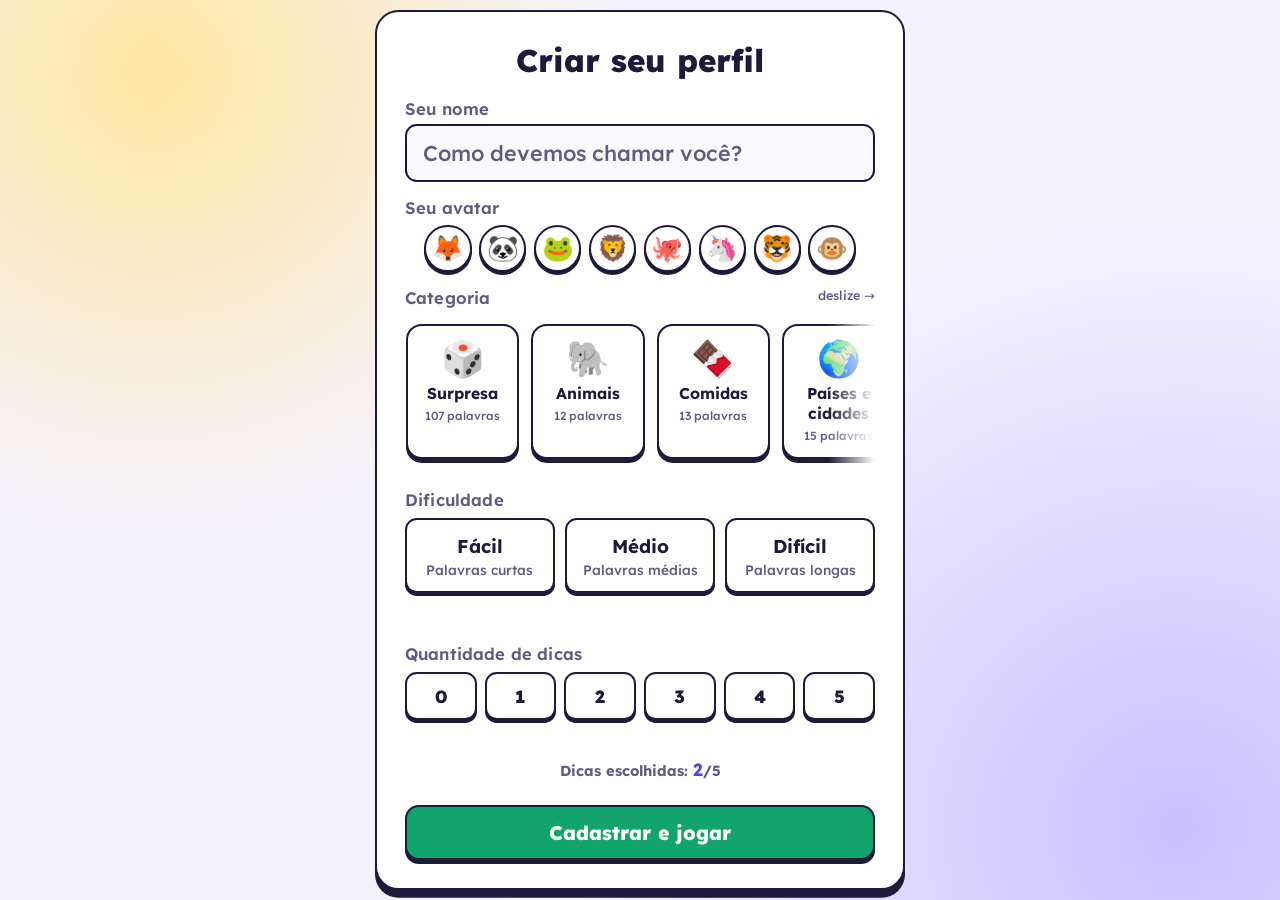
<file: index.html>
<!DOCTYPE html>
<!-- DOCTYPE: avisa ao navegador que este arquivo usa HTML5 (o padrão atual). -->
<html lang="pt-BR">
<!-- <html>: raiz do documento. lang="pt-BR" informa o idioma (ajuda leitores de tela e tradutores). -->
<head>
  <!-- <head>: informações sobre a página que não aparecem na tela. -->
  <meta charset="UTF-8">
  <!-- Codificação UTF-8: garante que acentos (ç, ã, é) e emojis apareçam corretamente. -->
  <meta name="viewport" content="width=device-width, initial-scale=1">
  <!-- Faz a página se ajustar à largura do celular, em vez de aparecer "miniaturizada". -->
  <title>Forca</title>
  <!-- Título que aparece na aba do navegador. -->
  <link rel="preconnect" href="https://fonts.googleapis.com">
  <link rel="preconnect" href="https://fonts.gstatic.com" crossorigin>
  <link href="https://fonts.googleapis.com/css2?family=Lexend:wght@400;500;600;700;800&display=swap" rel="stylesheet">
  <!-- Fonte Lexend: criada para facilitar a leitura (letras abertas, bem espaçadas). O CSS tem fontes reservas caso não carregue. -->
  <link rel="stylesheet" href="style.css">
  <!-- Conecta o arquivo de estilos (cores, tamanhos, animações). -->
</head>
<body>
  <!-- <body>: tudo o que aparece na tela fica aqui dentro. -->

  <!-- BARRA DA CATEGORIA: fica fixa no topo durante a partida -->
  <div id="topic" class="topic" aria-live="polite">
    <!-- id="topic": o JS encontra este elemento por esse nome. class="topic": o CSS estiliza por ela.
         aria-live="polite": leitores de tela avisam quando o conteúdo mudar, sem interromper a fala atual. -->
    <span class="t-ico" id="tIco"></span>
    <!-- Espaço do emoji da categoria (🐘, 🍫...). O JS preenche. -->
    <div><div class="label">Categoria</div><strong id="tName"></strong></div>
    <!-- Rótulo pequeno "Categoria" + o nome da categoria em destaque (<strong>). O JS preenche o nome. -->
    <div class="hud" aria-label="Progresso da partida">
      <span id="hudStreak" title="Sequência de vitórias">🔥 0</span>
    </div>
    <!-- Lado direito da barra: aqui o JS desenha os corações (vidas). aria-label dá um nome acessível. -->
  </div>

  <main>
    <!-- <main>: conteúdo principal da página (um só por página). -->
    <header>
      <!-- Cabeçalho do jogo. -->
      <h1>Forca</h1>
      <!-- Título principal. -->
      <p class="sub">Uma palavra. Descubra antes que o personagem complete a forca.</p>
      <!-- Subtítulo em itálico. -->
      <p class="player" id="player"></p>
      <!-- Mostra "Nome · Dificuldade" do jogador depois que a partida começa (o JS preenche). -->
    </header>

    <div id="setup" class="setup" role="dialog" aria-modal="true" aria-labelledby="setupTitle">
      <!-- Tela de configuração que cobre tudo até o jogador começar.
           role="dialog" + aria-modal="true": dizem aos leitores de tela que é uma janela modal.
           aria-labelledby: aponta qual elemento é o título da janela (o h2 abaixo). -->
      <div class="setup-box">
        <!-- Caixa central com largura limitada. -->
        <h2 id="setupTitle">Antes de começar</h2>
        <!-- Título da janela de configuração. -->

        <p id="welcome" class="welcome" hidden><span id="welcomeText"></span> <button id="forget" type="button" class="link">Não sou eu</button></p>
        <!-- Aparece só para quem já tem perfil salvo neste aparelho. -->
        <label class="label" for="name">Seu nome</label>
        <!-- <label for="name">: associa o texto ao campo de id="name"; clicar no texto foca o campo. -->
        <input id="name" type="text" maxlength="20" autocomplete="off" placeholder="Como devemos chamar você?">
        <!-- Campo de texto. maxlength=20 limita o tamanho; autocomplete="off" desliga sugestões do navegador;
             placeholder é a dica cinza que some ao digitar. -->

        <div class="label">Seu avatar</div>
        <div id="avatars" class="avatars" role="radiogroup" aria-label="Avatar"></div>
        <!-- O JS cria um botão por avatar (emoji). -->

        <div class="label">Categoria <span class="scroll-hint">deslize →</span></div>
        <!-- Rótulo da seção + aviso discreto de que dá para rolar para o lado. -->
        <div id="cats" class="rail" role="radiogroup" aria-label="Categoria"></div>
        <!-- Carrossel de categorias (o JS cria os botões). role="radiogroup": grupo de opções onde só uma vale. -->

        <div class="label">Dificuldade</div>
        <!-- Rótulo da seção de dificuldade. -->
        <div id="levels" class="choices" role="radiogroup" aria-label="Dificuldade">
          <!-- Grupo de três botões de dificuldade. -->
          <button type="button" role="radio" data-level="easy"><b>Fácil</b><small>Palavras curtas</small></button>
          <!-- type="button": não envia formulário. role="radio": age como opção de escolha única.
               data-level="easy": atributo personalizado que o JS lê para saber qual nível foi clicado. -->
          <button type="button" role="radio" data-level="medium"><b>Médio</b><small>Palavras médias</small></button>
          <!-- Opção Médio. -->
          <button type="button" role="radio" data-level="hard"><b>Difícil</b><small>Palavras longas</small></button>
          <!-- Opção Difícil. -->
        </div>

        <p class="note" id="setupNote"></p>

        <div class="label">Quantidade de dicas</div>
        <div id="hintChoices" class="hint-choices" role="radiogroup" aria-label="Quantidade de dicas">
          <button type="button" role="radio" data-hints="0">0</button>
          <button type="button" role="radio" data-hints="1">1</button>
          <button type="button" role="radio" data-hints="2">2</button>
          <button type="button" role="radio" data-hints="3">3</button>
          <button type="button" role="radio" data-hints="4">4</button>
          <button type="button" role="radio" data-hints="5">5</button>
        </div>
        <p class="note hint-note" id="hintNote"></p>
        <div class="chosen-hints">Dicas escolhidas: <output id="hintValue">2</output>/5</div>

        <button id="startBtn" type="button" class="start">Começar partida</button>
        <!-- Botão que fecha a configuração e inicia o jogo. -->
      </div>
    </div>

    <!-- HUB: menu principal e visão de progresso. Fica separado do gameplay para não poluir a partida. -->
    <section id="hub" class="overlay" hidden aria-labelledby="hubTitle">
      <div class="hub-box">
        <header class="hub-head">
          <div>
            <p class="eyebrow">JORNADA DO JOGADOR · SUA EVOLUÇÃO</p>
            <h2 id="hubTitle"><span id="hubAvatar">🦊</span> <span id="hubName">Jogador</span></h2>
          </div>
          <button id="hubClose" class="icon-btn" type="button" aria-label="Fechar menu">×</button>
        </header>

        <div class="hero-progress">
          <div>
            <span class="eyebrow">Seu nível</span>
            <strong id="hubLevel">1</strong>
          </div>
          <div class="level-progress-wrap">
            <div class="level-track" role="progressbar" aria-label="Progresso até o próximo nível" aria-valuemin="0" aria-valuemax="100" aria-valuenow="0"><span id="hubLevelBar"></span></div>
            <small id="hubProgressText">0/100 XP para o próximo nível</small>
          </div>
          <div class="journey-line" aria-label="Evolução visual"><span id="hubJourney">🌱</span><small>jornada</small></div>
          <div class="hub-metrics">
            <span><b id="hubScore">0</b><small>pontos</small></span>
            <span><b id="hubWinStreak">0</b><small>sequência</small></span>
            <span><b id="hubCognitive">0</b><small>treino mental</small></span>
          </div>
        </div>

        <div class="hub-actions">
          <button id="hubPlay" class="hub-play" type="button">▶ Jogar agora <span>Continue sua jornada →</span></button>
          <button id="hubConfigure" class="hub-config" type="button">⚙️ Configurar desafio <span>Categoria · dificuldade · dicas</span></button>
        </div>

        <div class="hub-section-label">Sua jornada <small>Escolha uma área para explorar</small></div>
        <div class="hub-grid">
          <button type="button" data-panel="progress"><b>📈 Progresso</b><small>Nível, pontos e evolução</small></button>
          <button type="button" data-panel="achievements"><b>🏆 Conquistas</b><small>Marcos já desbloqueados</small></button>
          <button type="button" data-panel="ranking"><b>🥇 Ranking</b><small>Placar local + dados simulados</small></button>
          <button type="button" data-panel="rewards"><b>🎁 Recompensas</b><small>Metas e Oportuni Clube</small></button>
          <button type="button" data-panel="plus"><b>✨ Conta Plus</b><small>Experiência sem anúncios</small></button>
          <button type="button" data-panel="how"><b>🎮 Como jogar</b><small>O essencial em poucos segundos</small></button>
          <button type="button" data-panel="support"><b>❤️ Apoie o projeto</b><small>Espaço para apoio futuro</small></button>
        </div>

        <div id="hubPanel" class="hub-panel" hidden></div>
      </div>
    </section>

    <!-- RESULTADO: a partida termina aqui; o jogador decide quando continuar. -->
    <section id="result" class="overlay result-overlay" hidden aria-labelledby="resultTitle">
      <div class="result-box">
        <p class="eyebrow" id="resultKicker">Partida finalizada</p>
        <h2 id="resultTitle">Você venceu!</h2>
        <p id="resultWord"></p>
        <div class="result-score"><strong id="resultPoints">+0</strong><span>pontos</span></div>
        <div class="result-grid">
          <div><b id="resultCombo">0</b><small>melhor combo</small></div>
          <div><b id="resultStreak">0</b><small>vitórias seguidas</small></div>
          <div><b id="resultCognitive">+0</b><small>atividade cognitiva</small></div>
        </div>
        <div id="resultLevelUp" class="result-notice result-level-up" hidden></div>
        <div id="resultAchievement" class="result-notice" hidden></div>
        <div id="resultReward" class="result-notice" hidden></div>
        <div id="mockAd" class="mock-ad" hidden>
          <small>ESPAÇO PUBLICITÁRIO</small>
          <strong>Conheça o parceiro da rodada</strong>
          <span>Publicidade aparece somente após o fim da partida.</span>
        </div>
        <div class="result-actions">
          <button id="resultNext" class="start" type="button">Próxima palavra</button>
          <button id="resultMenu" class="link" type="button">Voltar ao painel</button>
        </div>
      </div>
    </section>

    <section class="board">
      <!-- <section>: o tabuleiro do jogo, com duas colunas (desenho à esquerda, informações à direita). -->
      <div class="stage" role="img" aria-label="Desenho da forca">
        <!-- Palco do desenho. role="img" + aria-label: leitores de tela tratam como uma imagem descrita. -->
        <div class="frame base"></div><div class="frame pole"></div>
        <!-- Estrutura fixa: base (chão) e poste vertical. Cada peça é uma <div> posicionada pelo CSS. -->
        <div class="frame beam"></div><div class="frame rope"></div>
        <!-- Estrutura fixa: viga horizontal e corda. -->
        <div id="categoryCharacter" class="category-character" aria-hidden="true"></div>
      </div>

      <div class="info">
        <!-- Coluna da direita: palavra, letras usadas, erros e dicas. -->
        <div>
          <div class="label">Palavra</div>
          <!-- Rótulo "Palavra". -->
          <div id="word" aria-live="polite"></div>
          <!-- Aqui o JS desenha as lacunas/letras. aria-live avisa leitores de tela sobre mudanças. -->
        </div>
        <div class="meta">
          <div><div class="label">Letras usadas</div><div id="used"></div></div>
        </div>
        <div class="danger-meter" aria-live="polite">
          <div class="meter-head"><div><strong id="dangerTitle">Zona segura</strong><small id="dangerText">Você está no controle. Observe a categoria e pense com calma.</small></div><b id="dangerCount">0%</b></div>
          <div class="meter-track"><span id="dangerBar"></span></div>
          <div class="meter-help"><span>🧠 Ajuda automática</span><span id="hintProgress">As pistas aparecem conforme você precisa delas.</span></div>
          <ol id="hintList"></ol>
        </div>
      </div>
    </section>

    <p id="msg" role="status" aria-live="assertive"></p>
    <p id="hook" aria-live="polite"></p>
    <!-- Frase de incentivo ao fim da rodada ("Falta 1 vitória para 3 seguidas!"). O JS preenche. -->
    <!-- Mensagens do jogo ("A letra A está na palavra", "Vitória!"...).
         role="status" e aria-live="assertive": leitores de tela leem imediatamente. -->
    <div class="streaks">
      <!-- Dois cartões: a corrente de letras certas (da partida) e as estrelas de rodadas ganhas (da sessão). -->
      <div id="chainBox" class="streak-card">
        <div id="chainLabel" class="streak-label">Letras certas seguidas</div>
        <div id="chain" class="chain" aria-hidden="true"></div>
        <!-- O JS cria uma bolha por letra acertada em sequência. -->
      </div>
      <div id="trophyBox" class="streak-card">
        <div id="trophyLabel" class="streak-label">Rodadas ganhas seguidas: 0</div>
        <div id="trophies" class="trophies" aria-hidden="true"></div>
        <!-- O JS carimba uma estrela por vitória seguida. -->
      </div>
    </div>
    <div id="kb" aria-label="Teclado virtual"></div>
    <!-- Teclado virtual: o JS cria um botão para cada letra de A a Z. -->

    <footer>
      <!-- Rodapé com os botões de ação e as estatísticas. -->
      <button id="new" type="button">Nova partida</button>
      <!-- Sorteia outra palavra mantendo as configurações. -->
      <button id="change" type="button" class="link">Trocar categoria</button>
      <!-- Reabre a tela de configuração. -->
    </footer>
  </main>

  <div id="confetti" aria-hidden="true"></div>
  <div id="vignette" aria-hidden="true"></div>
  <!-- Brilho vermelho nas bordas da tela a cada erro. -->
  <div id="toast" aria-hidden="true"></div>
  <!-- Aviso grande de marcos (3, 5, 10 vitórias seguidas). -->
  <!-- Camada onde o JS joga os confetes da vitória. aria-hidden="true": leitores de tela ignoram (é só decoração). -->
  <script src="script.js"></script>
  <!-- Carrega o JavaScript por último, para que todos os elementos acima já existam quando o código rodar. -->
</body>
</html>
</file>
<file: style.css>
/* ==========================================================
   1. VARIÁVEIS (design tokens)
   Cores, fonte e sombras definidas uma única vez.
   ========================================================== */
   :root{
    --bg:#f4f2ff;        /* fundo lavanda bem claro */
    --card:#ffffff;      /* superfície dos cartões */
    --ink:#1d1a3b;       /* texto e contornos: índigo quase preto */
    --muted:#5f5b85;     /* texto secundário (contraste bom sobre o fundo) */
    --line:#d6d1f0;      /* linhas e bordas suaves */
    --brand:#5b3df5;     /* roxo: seleção e destaque */
    --good:#12a56b;      /* acerto */
    --bad:#e5384f;       /* erro */
    --gold:#ffb703;      /* estrelas e sequência alta */
    --font:"Lexend","Atkinson Hyperlegible","Segoe UI",Verdana,system-ui,sans-serif; /* Lexend foi desenhada para leitura fácil; o resto é reserva */
    --pop:cubic-bezier(.2,1.7,.4,1);   /* curva "elástica": passa do ponto e volta, dá o efeito de pulo */
    --solid:0 4px 0 var(--ink);        /* sombra sólida que faz as peças parecerem físicas */
  }
  
  *{box-sizing:border-box}
  
  html{overflow:hidden}                                   /* sem barra de rolagem: a partida se ajusta à janela (veja fit() no JS) */
  html.scrolls{overflow-y:auto;scrollbar-width:none}      /* último recurso em telas minúsculas: rola, mas sem mostrar a barra */
  html.scrolls::-webkit-scrollbar{display:none}
  body{
    margin:0;
    background:var(--bg);
    background-image:radial-gradient(#dcd7f5 1.4px,transparent 1.4px); /* pontinhos discretos, como papel de jogo */
    background-size:24px 24px;
    color:var(--ink);
    font-family:var(--font);
    font-size:18px;line-height:1.55;     /* texto maior e com entrelinha confortável */
    -webkit-font-smoothing:antialiased;
  }
  
  main{max-width:800px;margin:0 auto;padding:14px 20px 16px}
  
  /* ==========================================================
     2. CABEÇALHO E RÓTULOS
     ========================================================== */
  header{text-align:center;margin-bottom:14px}
  h1{
    font-weight:800;font-size:clamp(32px,7vw,44px);line-height:1;
    letter-spacing:.04em;margin:0 0 6px;text-transform:uppercase;
    text-shadow:0 3px 0 #fff,0 5px 0 var(--line);   /* leve relevo: título "estampado" */
  }
  .sub{margin:0;color:var(--muted);font-size:15px}
  .player{margin:6px 0 0;font-size:15px;font-weight:600}
  
  /* Rótulos agora em minúsculas e com peso: muito mais fáceis de ler que CAIXA ALTA espaçada */
  .label{font:600 14px/1.2 var(--font);color:var(--muted);margin-bottom:10px;letter-spacing:.01em}
  
  /* ==========================================================
     3. TABULEIRO
     ========================================================== */
  .board{
    display:grid;grid-template-columns:240px 1fr;gap:30px;
    padding:22px 26px;background:var(--card);
    border:2.5px solid var(--ink);border-radius:24px;box-shadow:0 7px 0 var(--ink);
  }
  @media(max-width:640px){
    .board{grid-template-columns:1fr;gap:24px;padding:22px 18px}
    .stage{margin:0 auto}
  }
  
  /* ==========================================================
     4. DESENHO DA FORCA (linhas mais grossas e arredondadas)
     ========================================================== */
  .stage{position:relative;width:220px;height:260px}
  .stage div{position:absolute;background:var(--ink);border-radius:4px;transition:background .4s}
  .base{left:20px;bottom:0;width:160px;height:5px}
  .pole{left:60px;bottom:0;width:5px;height:250px}
  .beam{left:60px;top:10px;width:112px;height:5px}
  .rope{left:168px;top:10px;width:3px;height:28px}
  
  /* Perto do fim (1 vida), a estrutura fica vermelha */
  .stage.danger .frame{background:var(--bad)}
  
  .part{opacity:0}
  .part.show{opacity:1;animation:partIn .5s var(--pop)}
  @keyframes partIn{from{opacity:0;transform:scale(.2)}to{opacity:1;transform:scale(1)}}

  /* Personagem progressivo: 1 erro = cabeça, 2 = cabelo, 3 = corpo, 4 = mãos, 5 = pés, 6 = acessório da categoria. */
  .character-head{left:150px;top:38px;width:40px;height:40px;border:4px solid var(--char,#6b4f3a);border-radius:50%;background:#ffd7b3!important;z-index:2}
  .character-head::before,.character-head::after{content:"";position:absolute;width:5px;height:5px;border-radius:50%;background:#33251f;top:14px}
  .character-head::before{left:9px}.character-head::after{right:9px}
  .character-hair{left:147px;top:33px;width:46px;height:20px;border-radius:50% 50% 38% 38%;background:var(--hair,#3d2b1f)!important;z-index:3}
  .character-body{left:157px;top:77px;width:25px;height:62px;border-radius:10px 10px 5px 5px;background:var(--outfit,#5b3df5)!important;z-index:1}
  .character-hands{left:149px;top:93px;width:7px;height:7px;border-radius:50%;background:#ffd7b3!important;box-shadow:39px 0 0 #ffd7b3;z-index:2}
  .character-feet{left:156px;top:135px;width:8px;height:30px;border-radius:4px;background:var(--char,#6b4f3a)!important;transform:rotate(8deg);transform-origin:top center;box-shadow:19px 0 0 var(--char,#6b4f3a)}
  .character-accessory{left:164px;top:68px;width:12px;height:12px;background:var(--accent,#ffb703)!important;border-radius:50%;z-index:4}
  .character-accessory::after{content:var(--accessory,"★");position:absolute;left:1px;top:-2px;font-size:14px;line-height:1}

  .stage[data-character="animais"]{--char:#8b5e3c;--hair:#4b3527;--outfit:#5fae5b;--accent:#f6c453;--accessory:"🐾"}
  .stage[data-character="comidas"]{--char:#6b4030;--hair:#4b2b1d;--outfit:#ef6c57;--accent:#fff;--accessory:"👨‍🍳"}
  .stage[data-character="lugares"]{--char:#4e6377;--hair:#3a2f2a;--outfit:#4f8cc9;--accent:#f5c84b;--accessory:"🧭"}
  .stage[data-character="objetos"]{--char:#5b4636;--hair:#2f2b28;--outfit:#8b7bb8;--accent:#d5b25c;--accessory:"🔧"}
  .stage[data-character="tecnologia"]{--char:#455a64;--hair:#202124;--outfit:#3949ab;--accent:#50e3c2;--accessory:"💻"}
  .stage[data-character="natureza"]{--char:#5a4635;--hair:#354b2f;--outfit:#4c9a5f;--accent:#8bd450;--accessory:"🌿"}
  .stage[data-character="musica"]{--char:#5b4035;--hair:#241d2c;--outfit:#9c4dcc;--accent:#ffd54f;--accessory:"🎵"}
  .stage[data-character="profissoes"]{--char:#70503b;--hair:#3a302b;--outfit:#e0a52b;--accent:#e85d5d;--accessory:"🦺"}

  /* Barra de perigo/ajuda. */
  .danger-meter{border:2.5px solid var(--ink);border-radius:16px;padding:12px 14px;background:var(--card);box-shadow:var(--solid)}
  .meter-head{display:flex;justify-content:space-between;gap:12px;align-items:flex-start}
  .meter-head strong{display:block;font-size:18px}.meter-head small{display:block;margin-top:3px;color:var(--muted);line-height:1.35}
  #dangerCount{font-size:16px;white-space:nowrap}
  .meter-track{height:12px;border:2px solid var(--ink);border-radius:999px;overflow:hidden;background:#ece9fa;margin:10px 0}
  #dangerBar{display:block;width:0;height:100%;border-radius:inherit;background:var(--good);transition:width .45s var(--pop),background .3s}
  .meter-track[data-level="1"] #dangerBar,.meter-track[data-level="2"] #dangerBar{background:#f2c94c}
  .meter-track[data-level="3"] #dangerBar,.meter-track[data-level="4"] #dangerBar{background:#f2994a}
  .meter-track[data-level="5"] #dangerBar,.meter-track[data-level="6"] #dangerBar{background:var(--bad)}
  .meter-help{display:flex;justify-content:space-between;gap:12px;font-size:13px;color:var(--muted)}
  .meter-help span:first-child{font-weight:700;color:var(--brand)}
  .danger-meter ol{margin:9px 0 0;padding-left:20px;color:#33305a;line-height:1.4}
  .danger-meter li{margin-bottom:4px;animation:hintIn .45s var(--pop)}
  @keyframes hintIn{from{opacity:0;transform:translateY(-6px)}to{opacity:1;transform:none}}
  .danger-meter .hintPulse{animation:hintPulse .6s var(--pop)}
  @keyframes hintPulse{50%{box-shadow:0 0 0 6px #6b5cff22}}
  
  /* ==========================================================
     5. COLUNA DE INFORMAÇÕES
     ========================================================== */
  .info{display:flex;flex-direction:column;gap:18px;min-width:0}
  
  /* Palavra: cada letra é uma peça de tabuleiro */
  #word{display:flex;flex-wrap:wrap;gap:10px 7px;min-height:58px}
  .cell{
    display:inline-grid;place-items:center;
    min-width:40px;height:56px;padding:0 4px;
    background:var(--card);
    border:2.5px solid var(--ink);border-radius:12px;box-shadow:0 4px 0 var(--ink);
    font:700 30px/1 var(--font);text-transform:uppercase;
  }
  .cell:empty{background:#e9e6fb;border-color:#b9b2e6;box-shadow:inset 0 4px 0 #d3cdf3}  /* casa vazia parece "afundada" */
  .cell.gap{border:0;background:none;box-shadow:none;min-width:18px}                      /* hífen: sem peça */
  .cell.reveal{color:var(--bad);background:#ffecef}                                        /* letras reveladas na derrota */
  
  /* Letra recém-acertada: cai do alto e quica no lugar, uma depois da outra */
  .cell.fresh{animation:drop .6s var(--pop) both;animation-delay:calc(var(--j) * 110ms)}
  @keyframes drop{
    0%{transform:translateY(-34px) scale(.5) rotate(-10deg);opacity:0;background:#bff0d8}
    60%{opacity:1}
    100%{transform:none;opacity:1}
  }
  
  /* Vitória: ola de letras */
  .cell.win{color:var(--good);background:#dcf7ea;animation:pop .7s ease both;animation-delay:calc(var(--i) * 80ms)}
  @keyframes pop{0%,100%{transform:translateY(0)}40%{transform:translateY(-16px) scale(1.08)}}
  
  .meta{display:flex;justify-content:space-between;gap:24px}
  .right{text-align:right}
  #used{font:600 20px/1.6 var(--font);letter-spacing:.14em;min-height:32px;text-transform:uppercase}
  #used .hit{color:var(--good)}
  #used .miss{color:var(--bad);text-decoration:line-through;text-decoration-thickness:2px}
  
  .hints ol{margin:0 0 8px;padding-left:22px;font-size:16px;line-height:1.45;color:#33305a}
  .hints li{margin-bottom:4px}
  .hints li::marker{font-weight:700;color:var(--brand)}
  
  .link{
    background:none;border:0;padding:0 0 3px;cursor:pointer;
    font:600 15px/1.2 var(--font);color:var(--brand);
    border-bottom:2px solid currentColor;transition:color .15s,transform .15s;
  }
  .link:hover{color:var(--ink)}
  .link:active{transform:scale(.96)}
  .link:disabled{color:var(--muted);border-color:var(--line);cursor:default;transform:none}
  
  /* ==========================================================
     6. MENSAGENS
     ========================================================== */
  #msg{text-align:center;font-weight:500;font-size:18px;min-height:30px;margin:14px 0 4px}
  #msg.warn{color:var(--muted)}
  #msg.lose{color:var(--bad);font-weight:600;animation:msgIn .4s var(--pop)}
  #msg.win{color:var(--good);font-size:24px;font-weight:700;animation:msgIn .6s var(--pop)}
  @keyframes msgIn{from{transform:scale(.7);opacity:0}to{transform:none;opacity:1}}
  
  /* incentivo para jogar de novo */
  #hook{text-align:center;font-weight:600;font-size:17px;line-height:1.3;color:var(--brand);margin:0 0 10px;min-height:48px}  /* espaço reservado: o layout não pula ao aparecer o incentivo */
  #hook small{display:block;margin-top:4px;font-weight:500;font-size:14px;color:var(--muted)}
  #hook.in{animation:msgIn .5s .25s var(--pop) both}
  /* botão chama a atenção: respira e balança de leve de tempos em tempos */
  #new.urge{animation:urge 1.8s ease-in-out infinite}
  @keyframes urge{
    0%,100%{transform:scale(1);box-shadow:0 4px 0 var(--ink),0 0 0 0 rgba(91,61,245,.45)}
    50%{transform:scale(1.07);box-shadow:0 4px 0 var(--ink),0 0 0 12px rgba(91,61,245,0)}
    62%{transform:scale(1.07) rotate(-2deg)}
    74%{transform:scale(1.07) rotate(2deg)}
    86%{transform:scale(1.07) rotate(0)}
  }
  
  /* ==========================================================
     7. SEQUÊNCIAS: corrente de letras e estrelas de vitórias
     ========================================================== */
  .streaks{display:grid;grid-template-columns:1fr 1fr;gap:14px;max-width:800px;margin:0 auto 14px}
  @media(max-width:640px){.streaks{grid-template-columns:1fr}}
  .streak-card{
    background:var(--card);border:2.5px solid var(--ink);border-radius:16px;box-shadow:var(--solid);
    padding:9px 12px 10px;transition:background .3s,border-color .3s,box-shadow .3s;
  }
  .streak-card.bump{animation:bump .45s var(--pop)}
  @keyframes bump{0%{transform:scale(1)}40%{transform:scale(1.04)}100%{transform:scale(1)}}
  .streak-label{font:600 15px/1.3 var(--font);margin-bottom:6px;transition:color .3s}
  
  /* --- corrente de letras certas --- */
  .chain{display:flex;flex-wrap:nowrap;gap:6px;min-height:48px;padding:3px 0 6px;align-items:center}  /* uma linha só: a altura nunca muda */
  .chain:empty::before{content:"As letras certas aparecem aqui";color:var(--muted);font-size:14px}
  .bub{
    position:relative;flex:0 0 auto;width:38px;height:38px;display:grid;place-items:center;border-radius:50%;
    background:var(--good);color:#fff;border:2.5px solid var(--ink);box-shadow:0 3px 0 var(--ink);
    font:700 17px/1 var(--font);
    transition:background .35s,color .35s;
    animation:bubIn .55s var(--pop) both;
  }
  @keyframes bubIn{from{transform:translateY(14px) scale(0) rotate(-35deg)}to{transform:none}}
  /* anel que se expande ao redor da letra mais nova */
  .bub.last::after{content:"";position:absolute;inset:-3px;border-radius:50%;border:3px solid var(--good);animation:ring .8s ease-out both}
  @keyframes ring{from{transform:scale(1);opacity:1}to{transform:scale(1.9);opacity:0}}
  
  /* a corrente "esquenta" conforme cresce */
  #chainBox[data-tier="2"]{border-color:var(--brand);box-shadow:0 4px 0 var(--brand)}
  #chainBox[data-tier="2"] .bub{background:var(--brand)}
  #chainBox[data-tier="2"] .bub.last::after{border-color:var(--brand)}
  #chainBox[data-tier="2"] .streak-label{color:var(--brand)}
  #chainBox[data-tier="3"]{background:#fff8e1;box-shadow:0 4px 0 var(--ink),0 0 0 5px #ffb70359}
  #chainBox[data-tier="3"] .bub{background:var(--gold);color:var(--ink)}
  #chainBox[data-tier="3"] .bub.last::after{border-color:var(--gold)}
  #chainBox[data-tier="3"] .streak-label{color:#9a6400}
  
  /* errou: o cartão fica vermelho e as bolhas se espalham */
  #chainBox[data-tier="broken"]{border-color:var(--bad);box-shadow:0 4px 0 var(--bad)}
  #chainBox[data-tier="broken"] .streak-label{color:var(--bad)}
  .bub.break{background:var(--bad)!important;color:#fff!important;animation:shatter .8s ease-in forwards}
  @keyframes shatter{
    0%{transform:none;opacity:1}
    25%{transform:scale(1.15) rotate(var(--fr))}
    100%{transform:translate(var(--fx),90px) rotate(var(--fr)) scale(.6);opacity:0}
  }
  
  /* vitória: ola das bolhas */
  .bub.wave{animation:wave .7s ease both;animation-delay:calc(var(--i) * 70ms)}
  .bub.wave::after{display:none}
  @keyframes wave{0%,100%{transform:translateY(0)}40%{transform:translateY(-14px) scale(1.2)}}
  
  /* --- estrelas de rodadas ganhas --- */
  .trophies{display:flex;flex-wrap:wrap;gap:4px;min-height:48px;align-items:center}
  .star{
    position:relative;font-size:32px;line-height:1;color:#e3dffa;   /* casa vazia */
    -webkit-text-stroke:2px var(--line);
  }
  .star.on{color:var(--gold);-webkit-text-stroke:2px var(--ink);filter:drop-shadow(0 3px 0 var(--ink))}
  /* a estrela nova é "carimbada" com um anel de impacto */
  .star.stamp{animation:stamp .8s var(--pop) both}
  @keyframes stamp{0%{transform:scale(3.2) rotate(-50deg);opacity:0}55%{opacity:1}100%{transform:none}}
  .star.stamp::after{
    content:"";position:absolute;left:50%;top:50%;width:14px;height:14px;margin:-7px 0 0 -7px;
    border-radius:50%;border:3px solid var(--gold);animation:burst .8s .25s ease-out both;
  }
  @keyframes burst{from{transform:scale(1);opacity:1}to{transform:scale(5);opacity:0}}
  /* derrota: as estrelas caem, uma depois da outra */
  .star.crumble{animation:crumble .8s ease-in forwards;animation-delay:calc(var(--i) * 70ms)}
  @keyframes crumble{to{transform:translateY(70px) rotate(70deg);opacity:0;filter:grayscale(1)}}
  
  /* ==========================================================
     8. TECLADO VIRTUAL (teclas que afundam ao clicar)
     ========================================================== */
  #kb{display:flex;flex-wrap:wrap;justify-content:center;gap:7px 6px;max-width:600px;margin:0 auto}
  #kb button{
    width:44px;height:48px;border-radius:10px;
    background:var(--card);color:var(--ink);
    border:2.5px solid var(--ink);box-shadow:var(--solid);
    font:700 18px var(--font);cursor:pointer;
    transition:transform .08s,box-shadow .08s,background .15s,color .15s;
  }
  #kb button:not(.hit):not(.miss):hover{transform:translateY(-2px);box-shadow:0 6px 0 var(--ink);background:#efecff}
  #kb button:not(.hit):not(.miss):active{transform:translateY(4px);box-shadow:0 0 0 var(--ink)}   /* afunda até o "chão" */
  #kb button.hit{background:var(--good);color:#fff;cursor:default;animation:keyHit .5s var(--pop)}
  #kb button.miss{background:#eceaf6;color:#9a96b8;border-color:#b9b5d3;box-shadow:0 4px 0 #b9b5d3;text-decoration:line-through;cursor:default;animation:keyMiss .4s}
  @keyframes keyHit{0%{transform:translateY(4px) scale(.9)}60%{transform:translateY(-6px) scale(1.12)}100%{transform:none}}
  @keyframes keyMiss{20%,60%{transform:translateX(-5px)}40%,80%{transform:translateX(5px)}}
  #kb.locked button{opacity:.4;cursor:default;pointer-events:none}
  
  /* ==========================================================
     9. RODAPÉ E ACESSIBILIDADE
     ========================================================== */
  footer{display:flex;flex-wrap:wrap;align-items:center;justify-content:center;gap:12px 24px;text-align:center;margin-top:16px}
  #new{
    background:var(--brand);color:#fff;border:2.5px solid var(--ink);border-radius:12px;
    padding:12px 28px;font:700 17px/1 var(--font);cursor:pointer;box-shadow:var(--solid);
    transition:transform .08s,box-shadow .08s,background .15s;
  }
  #new:hover{transform:translateY(-2px);box-shadow:0 6px 0 var(--ink)}
  #new:active{transform:translateY(4px);box-shadow:0 0 0 var(--ink)}
  #stats{flex-basis:100%;margin:0;font:500 15px var(--font);color:var(--muted)}
  button:focus-visible{outline:3px solid var(--brand);outline-offset:3px}
  
  /* ==========================================================
     10. COMEMORAÇÃO: confete, vinheta de erro e aviso de marco
     ========================================================== */
  #confetti{position:fixed;inset:0;pointer-events:none;overflow:hidden;z-index:30}
  .confetto{position:absolute;top:-20px;width:9px;height:16px;border-radius:2px;animation:fall linear forwards}
  .confetto.round{width:11px;height:11px;border-radius:50%}
  @keyframes fall{
    0%{transform:translate3d(0,0,0) rotate(0);opacity:1}
    85%{opacity:1}
    100%{transform:translate3d(var(--dx),105vh,0) rotate(var(--rot));opacity:0}
  }
  
  /* brilho vermelho nas bordas a cada erro */
  #vignette{position:fixed;inset:0;pointer-events:none;z-index:25;box-shadow:inset 0 0 140px 30px rgba(229,56,79,0);}
  #vignette.hurt{animation:hurt .6s ease-out}
  @keyframes hurt{0%{box-shadow:inset 0 0 140px 30px rgba(229,56,79,.55)}100%{box-shadow:inset 0 0 140px 30px rgba(229,56,79,0)}}
  
  /* aviso grande de marco (3, 5, 10 vitórias seguidas) */
  #toast{
    position:fixed;left:50%;top:96px;z-index:40;pointer-events:none;
    transform:translateX(-50%) scale(.6);opacity:0;white-space:nowrap;
    background:var(--ink);color:#fff;border:3px solid var(--gold);border-radius:999px;
    padding:14px 28px;font:800 clamp(18px,4.5vw,26px)/1 var(--font);box-shadow:0 8px 0 rgba(29,26,59,.25);
  }
  #toast.show{animation:toast 2.6s var(--pop) both}
  @keyframes toast{
    0%{opacity:0;transform:translateX(-50%) scale(.5) rotate(-6deg)}
    12%{opacity:1;transform:translateX(-50%) scale(1.12) rotate(2deg)}
    20%{transform:translateX(-50%) scale(1) rotate(0)}
    85%{opacity:1;transform:translateX(-50%) scale(1)}
    100%{opacity:0;transform:translateX(-50%) translateY(-24px) scale(.9)}
  }
  
  /* ==========================================================
     11. TELA DE CONFIGURAÇÃO
     ========================================================== */
  .setup{
    position:fixed;inset:0;z-index:50;display:flex;align-items:center;justify-content:center;padding:24px;overflow:auto;
    background:radial-gradient(circle at 12% 8%,#ffe7a3 0,transparent 34%),radial-gradient(circle at 92% 92%,#cbc0ff 0,transparent 42%),var(--bg);
  }
  .setup[hidden]{display:none}
  .setup-box{
    width:100%;max-width:540px;background:var(--card);padding:30px 28px 28px;
    border:2.5px solid var(--ink);border-radius:24px;box-shadow:0 8px 0 var(--ink);
    animation:boxIn .6s var(--pop) both;
  }
  @keyframes boxIn{from{transform:translateY(30px) scale(.94);opacity:0}to{transform:none;opacity:1}}
  .setup-box h2{font-weight:800;font-size:28px;line-height:1.2;margin:0 0 14px;text-align:center}
  .setup-box .label{margin:16px 0 8px}
  #name{
    width:100%;padding:12px 14px;font:500 20px var(--font);color:var(--ink);
    background:#faf9ff;border:2.5px solid var(--ink);border-radius:12px;
    transition:box-shadow .15s,border-color .15s;
  }
  #name:focus{outline:none;border-color:var(--brand);box-shadow:0 0 0 4px #5b3df533}
  #name::placeholder{color:var(--muted)}
  
  .choices{display:flex;gap:10px}
  .choices button{
    flex:1;padding:12px 8px;background:var(--card);color:var(--ink);
    border:2.5px solid var(--ink);border-radius:12px;box-shadow:0 3px 0 var(--ink);
    font:700 17px var(--font);cursor:pointer;
    display:flex;flex-direction:column;gap:3px;align-items:center;
    transition:transform .08s,box-shadow .08s,background .15s,color .15s;
  }
  .choices button small{font:500 13px var(--font);color:var(--muted)}
  .choices button:hover{transform:translateY(-2px);box-shadow:0 5px 0 var(--ink)}
  .choices button:active{transform:translateY(3px);box-shadow:0 0 0 var(--ink)}
  .choices button[aria-checked="true"]{background:var(--brand);color:#fff}
  .choices button[aria-checked="true"] small{color:#e3ddff}
  .note{margin:12px 0 0;color:var(--muted);font-size:15px;min-height:24px}
  
  .start{
    display:block;width:100%;margin-top:26px;padding:16px;
    background:var(--good);color:#fff;border:2.5px solid var(--ink);border-radius:14px;box-shadow:var(--solid);
    font:800 19px/1 var(--font);cursor:pointer;
    transition:transform .08s,box-shadow .08s,opacity .15s;
  }
  .start:hover{transform:translateY(-2px);box-shadow:0 6px 0 var(--ink)}
  .start:active{transform:translateY(4px);box-shadow:0 0 0 var(--ink)}
  .start:disabled{opacity:.4;cursor:default;transform:none;box-shadow:var(--solid)}
  input:focus-visible{outline:none}
  
  /* ==========================================================
     12. BARRA DA CATEGORIA, VIDAS E CARROSSEL
     ========================================================== */
  .topic{
    position:sticky;top:0;z-index:5;display:flex;align-items:center;gap:14px;
    padding:12px 20px;background:var(--ink);color:#fff;
    border-bottom:3px solid var(--brand);box-shadow:0 4px 18px #1d1a3b40;
  }
  .topic .label{color:#c9c4ee;margin:0 0 3px;font-size:13px}
  .topic strong{font:700 22px/1.1 var(--font)}
  .t-ico{font-size:34px;line-height:1;display:inline-block}
  .topic.flash .t-ico{animation:icoBounce .7s var(--pop)}
  @keyframes icoBounce{0%{transform:scale(.3) rotate(-30deg)}100%{transform:none}}
  .t-side{margin-left:auto;white-space:nowrap}
  .topic.flash{animation:flash .7s}
  @keyframes flash{0%{background:var(--brand)}100%{background:var(--ink)}}
  
  #lives i{font-style:normal;font-size:24px;margin-left:3px;display:inline-block;color:#ff6b81;transition:color .3s,transform .3s}
  #lives i.off{color:#4a466f;transform:scale(.75)}
  #lives i.break{animation:heartBreak .7s ease-out}
  @keyframes heartBreak{
    0%{transform:scale(1.5);color:#ff6b81}
    30%{transform:scale(1.7) rotate(-18deg)}
    60%{transform:scale(1.2) rotate(14deg)}
    100%{transform:scale(.75) rotate(0)}
  }
  /* última vida: o coração restante bate */
  #lives.low i:not(.off){animation:heartbeat .8s ease-in-out infinite}
  @keyframes heartbeat{0%,100%{transform:scale(1)}30%{transform:scale(1.35)}60%{transform:scale(1.1)}}
  
  .scroll-hint{float:right;font-weight:500;font-size:13px;color:var(--muted)}
  .rail{
    display:flex;gap:12px;overflow-x:auto;scroll-snap-type:x mandatory;
    padding:8px 4px 16px;scrollbar-width:thin;
    -webkit-mask-image:linear-gradient(90deg,#000 90%,transparent);mask-image:linear-gradient(90deg,#000 90%,transparent);
  }
  .rail button{
    flex:0 0 116px;scroll-snap-align:start;padding:14px 8px;
    background:var(--card);color:var(--ink);
    border:2.5px solid var(--ink);border-radius:16px;box-shadow:0 4px 0 var(--ink);
    font:700 16px var(--font);
    display:flex;flex-direction:column;align-items:center;gap:5px;cursor:pointer;
    transition:transform .15s var(--pop),background .15s,box-shadow .15s;
  }
  .rail .ci{font-size:36px;line-height:1.1;transition:transform .25s var(--pop)}
  .rail small{font:500 12px var(--font);color:var(--muted)}
  .rail button:hover{transform:translateY(-4px);box-shadow:0 8px 0 var(--ink)}
  .rail button:hover .ci{transform:scale(1.2) rotate(-6deg)}
  .rail button:active{transform:translateY(3px);box-shadow:0 0 0 var(--ink)}
  .rail button[aria-checked="true"]{background:var(--brand);color:#fff;transform:translateY(-4px) scale(1.04);box-shadow:0 8px 0 var(--ink)}
  .rail button[aria-checked="true"] small{color:#e3ddff}
  
  /* ==========================================================
     13. FEEDBACK DE JOGADA E RESPONSIVO
     ========================================================== */
  .stage.shake{animation:shake .45s}
  @keyframes shake{20%,60%{transform:translateX(-9px) rotate(-2deg)}40%,80%{transform:translateX(9px) rotate(2deg)}}
  
  @media(max-width:640px){
    body{font-size:17px}
    .stage{zoom:.62}
    .bub{width:32px;height:32px;font-size:15px}
    .chain{gap:4px}
    #kb{gap:7px 5px}
    #kb button{width:38px;height:48px;font-size:16px}
    .cell{min-width:36px;height:52px;font-size:27px}
    .topic strong{font-size:18px}
    .topic{padding:10px 14px}
  }
  
  /* ==========================================================
     13b. CADASTRO: perfil, avatares e contador de dicas
     ========================================================== */
  .welcome{margin:0 0 4px;padding:10px 14px;background:#efecff;border:2px solid var(--line);border-radius:12px;font-size:15px;text-align:center}
  .welcome[hidden]{display:none}
  .welcome .link{margin-left:6px;font-size:14px}
  .avatars{display:flex;flex-wrap:wrap;gap:8px;justify-content:center}
  .avatars button{
    width:48px;height:48px;font-size:26px;line-height:1;padding:0;cursor:pointer;
    background:var(--card);border:2.5px solid var(--ink);border-radius:50%;box-shadow:0 3px 0 var(--ink);
    transition:transform .18s var(--pop),background .15s,box-shadow .15s;
  }
  .avatars button:hover{transform:translateY(-3px) scale(1.08)}
  .avatars button:active{transform:translateY(3px);box-shadow:0 0 0 var(--ink)}
  .avatars button[aria-checked="true"]{background:var(--brand);transform:translateY(-3px) scale(1.14);box-shadow:0 6px 0 var(--ink)}
  .stepper{display:flex;align-items:center;justify-content:center;gap:18px}
  .stepper button{
    width:52px;height:52px;padding:0;border-radius:14px;cursor:pointer;
    font:800 28px/1 var(--font);background:var(--card);color:var(--ink);
    border:2.5px solid var(--ink);box-shadow:0 4px 0 var(--ink);
    transition:transform .08s,box-shadow .08s,opacity .15s;
  }
  .stepper button:hover:not(:disabled){transform:translateY(-2px);box-shadow:0 6px 0 var(--ink)}
  .stepper button:active:not(:disabled){transform:translateY(4px);box-shadow:0 0 0 var(--ink)}
  .stepper button:disabled{opacity:.3;cursor:default}
  .stepper output{min-width:64px;text-align:center;font:800 40px/1 var(--font)}
  .stepper output.bump{animation:bump .35s var(--pop)}
  #hintNote{text-align:center}
  
  /* ==========================================================
     14. QUEM PEDIU MENOS MOVIMENTO NO SISTEMA
     ========================================================== */
  @media (prefers-reduced-motion:reduce){
    *,*::before,*::after{animation:none!important;transition-duration:.01ms!important;scroll-behavior:auto!important}
    #confetti,#vignette{display:none}
  }

/* ==========================================================
   15. HUD + JORNADA
   Mantém o design system atual: índigo, branco, roxo, verde e dourado.
   ========================================================== */
.hud{margin-left:auto;display:flex;align-items:center;gap:12px}
.hud>span{font:800 13px/1 var(--font);background:#2c2850;border:1px solid #514b7d;border-radius:999px;padding:7px 10px;white-space:nowrap}
.hud #hudStreak{color:#ffd166}
.hud #lives{margin-left:2px}
@media(max-width:640px){
  .hud{gap:5px}
  .hud>span{font-size:11px;padding:6px 7px}
}

/* ==========================================================
   16. HUB / PAINEL PRINCIPAL
   ========================================================== */
.overlay{
  position:fixed;inset:0;z-index:70;
  display:flex;align-items:center;justify-content:center;
  padding:18px;overflow:auto;
  background:rgba(29,26,59,.72);
  backdrop-filter:blur(8px);
}
.overlay[hidden]{display:none}
.hub-box,.result-box{
  width:min(920px,100%);max-height:calc(100vh - 36px);overflow:auto;
  background:var(--card);border:3px solid var(--ink);border-radius:28px;
  box-shadow:0 12px 0 rgba(29,26,59,.35);padding:24px;
}
.hub-head{display:flex;align-items:center;justify-content:space-between;margin-bottom:18px}
.hub-head h2{margin:0;font-size:clamp(25px,5vw,38px);line-height:1.1}
.eyebrow{margin:0 0 4px;font:800 12px/1 var(--font);letter-spacing:.08em;text-transform:uppercase;color:var(--muted)}
.icon-btn{width:42px;height:42px;border:2px solid var(--ink);border-radius:12px;background:var(--card);font:700 26px/1 var(--font);cursor:pointer}
.hero-progress{padding:18px;background:linear-gradient(135deg,#efecff,#fff);border:2px solid var(--line);border-radius:20px}
.hero-progress>div:first-child{display:flex;align-items:baseline;gap:10px}
.hero-progress strong{font-size:34px}
.level-track{height:12px;background:#ddd8f5;border-radius:99px;overflow:hidden;margin:10px 0 14px}
.level-track span{display:block;width:0;height:100%;background:linear-gradient(90deg,var(--brand),#8d7cff);border-radius:inherit;transition:width .4s}
.hub-metrics{display:grid;grid-template-columns:repeat(3,1fr);gap:10px}
.hub-metrics span,.panel-stats span{
  display:flex;flex-direction:column;align-items:center;padding:10px;border:2px solid var(--line);border-radius:14px;background:#fff;
}
.hub-metrics b,.panel-stats b{font-size:22px}
.hub-metrics small,.panel-stats small{color:var(--muted);font-size:12px}
.hub-play{
  width:100%;margin:16px 0;padding:16px 20px;border:2.5px solid var(--ink);border-radius:15px;
  background:var(--good);color:#fff;box-shadow:var(--solid);
  font:800 20px var(--font);cursor:pointer;display:flex;justify-content:space-between;
  transition:transform .1s,box-shadow .1s;
}
.hub-play:hover{transform:translateY(-2px);box-shadow:0 6px 0 var(--ink)}
.hub-grid{display:grid;grid-template-columns:repeat(3,1fr);gap:10px}
.hub-grid button{
  min-height:88px;padding:13px;text-align:left;background:#fff;border:2px solid var(--ink);
  border-radius:15px;box-shadow:0 3px 0 var(--ink);cursor:pointer;
  display:flex;flex-direction:column;gap:6px;font:700 15px var(--font);color:var(--ink);
}
.hub-grid button:hover{background:#f4f1ff;transform:translateY(-2px)}
.hub-grid small{font-weight:500;color:var(--muted)}
.hub-panel{margin-top:14px;padding:16px;border:2px solid var(--line);border-radius:18px;background:#faf9ff}
.panel-head{display:flex;justify-content:space-between;align-items:center;margin-bottom:12px;font-size:19px}
.panel-stats{display:grid;grid-template-columns:repeat(4,1fr);gap:8px;margin-bottom:12px}
.mock-note{padding:10px 12px;background:#efecff;border-radius:10px;color:var(--muted);font-size:13px}
.ranking{list-style:none;margin:0;padding:0;display:grid;gap:6px}
.ranking li{display:grid;grid-template-columns:40px 1fr auto;gap:10px;padding:10px;border-radius:10px;background:#fff;border:1px solid var(--line)}
.ranking li.me{background:#e9e6ff;border-color:var(--brand)}
.achievement-list,.reward-list{display:grid;grid-template-columns:repeat(2,1fr);gap:8px}
.achievement-list>div,.reward-list>div{
  display:grid;grid-template-columns:38px 1fr;column-gap:8px;align-items:center;
  padding:10px;border-radius:12px;border:2px solid var(--line);background:#fff;
}
.achievement-list span,.reward-list span{grid-row:span 2;font-size:25px;text-align:center}
.achievement-list small,.reward-list small{color:var(--muted);font-size:11px}
.achievement-list .locked,.reward-list .locked{opacity:.48;filter:grayscale(.8)}
.club-card,.plus-card,.support-card{margin-top:12px;padding:16px;border-radius:15px;background:#fff4d7;border:2px solid #f2c75c}
.plus-card{background:#eeeaff;border-color:#aaa0ff}
.support-card{text-align:center;background:#e8f8f1;border-color:#8dd7b5}
.qr-placeholder{display:grid;place-items:center;width:100px;height:100px;margin:12px auto;background:repeating-linear-gradient(45deg,#1d1a3b 0 5px,#fff 5px 10px);color:#fff;font:800 13px var(--font);text-shadow:0 1px 2px #000}
.plus-card .start{margin:12px 0 8px}

/* ==========================================================
   17. RESULTADO / RECOMPENSA / PUBLICIDADE
   ========================================================== */
.result-box{max-width:640px;text-align:center}
.result-box h2{font-size:clamp(30px,7vw,48px);margin:0 0 8px}
.result-box>#resultWord{margin:0 0 14px;color:var(--muted)}
.result-score{display:flex;justify-content:center;align-items:baseline;gap:8px}
.result-score strong{font-size:44px;color:var(--good)}
.result-score span{color:var(--muted)}
.result-grid{display:grid;grid-template-columns:repeat(3,1fr);gap:8px;margin:18px 0}
.result-grid>div{padding:12px;border:2px solid var(--line);border-radius:14px;background:#faf9ff}
.result-grid b{display:block;font-size:24px}
.result-grid small{color:var(--muted)}
.result-notice{display:flex;flex-direction:column;gap:3px;margin:10px 0;padding:11px;border-radius:12px;background:#e9e6ff;border:2px solid #aaa0ff}
.result-notice span{font-size:13px;color:var(--muted)}
.mock-ad{display:flex;flex-direction:column;gap:3px;margin:12px 0;padding:14px;border:2px dashed var(--line);border-radius:14px;background:#f8f7f2}
.mock-ad small{font-size:10px;letter-spacing:.1em;color:var(--muted)}
.mock-ad span{font-size:12px;color:var(--muted)}
.result-actions{display:flex;flex-direction:column;gap:10px}
.result-actions .start{margin-top:6px}

/* ==========================================================
   18. MICROINTERAÇÕES DE PROGRESSÃO
   ========================================================== */
#hudScore.bump,#hudStreak.bump{animation:bump .35s var(--pop)}
@keyframes progressFlash{50%{box-shadow:0 0 0 6px #ffb70355}}
.level-track.level-up{animation:progressFlash .7s}
@media(max-width:720px){
  .hub-grid{grid-template-columns:repeat(2,1fr)}
  .panel-stats{grid-template-columns:repeat(2,1fr)}
}
@media(max-width:520px){
  .overlay{padding:10px}
  .hub-box,.result-box{padding:16px;border-radius:20px}
  .hub-grid{grid-template-columns:1fr}
  .achievement-list,.reward-list{grid-template-columns:1fr}
  .result-grid{grid-template-columns:1fr}
  .hud>span:first-child{display:none}
}

.hub-config{
  width:100%;padding:11px 14px;margin:-5px 0 12px;border:2px solid var(--line);border-radius:12px;
  background:#fff;color:var(--ink);font:700 14px var(--font);cursor:pointer;text-align:left;
}
.hub-config span{display:block;color:var(--muted);font-weight:500;font-size:12px;margin-top:2px}
.online-mock{display:grid;grid-template-columns:repeat(3,1fr);gap:6px;margin:8px 0}
.online-mock span{padding:8px;border-radius:9px;background:#fff;border:1px solid var(--line);font-size:11px;color:var(--muted);text-align:center}
@media(max-width:520px){.online-mock{grid-template-columns:1fr}}

.journey-line{display:flex;align-items:center;gap:7px;margin:4px 0 10px;padding:8px 10px;background:#fff;border:1px solid var(--line);border-radius:12px;width:max-content}
.journey-line span{font-size:28px;line-height:1}
.journey-line small{font-size:11px;color:var(--muted);font-weight:700;text-transform:uppercase}

@media(max-width:640px){
  .meter-help{flex-direction:column;gap:3px}
  .character-head{left:150px}.character-hair{left:147px}.character-body{left:157px}
}

/* ==========================================================
   AJUSTES DA NOVA EXPERIÊNCIA
   ========================================================== */

/* Categoria realmente centralizada durante a partida. */
.topic{justify-content:center;position:sticky}
.topic > div:not(.hud){display:flex;align-items:center;gap:10px}
.topic .hud{position:absolute;right:20px;margin-left:0}

/* A zona segura fica mais compacta para não dominar a coluna. */
.danger-meter{padding:9px 11px;border-radius:13px;box-shadow:0 3px 0 var(--ink)}
.meter-head strong{font-size:16px}
.meter-head small{font-size:12px;max-width:470px}
.meter-track{height:9px;margin:7px 0}
.meter-help{font-size:11px}
.danger-meter ol{margin:6px 0 0;padding-left:18px;font-size:13px;line-height:1.3}
.danger-meter li{margin-bottom:2px}

/* O boneco humano antigo sai de cena: agora a categoria define o personagem. */
.stage > .part{display:none !important}
.category-character{
  position:absolute;left:128px;top:31px;width:78px;height:118px;
  z-index:8;display:block;opacity:0;transform:translateY(-8px) scale(.82);
  transition:opacity .35s var(--pop),transform .35s var(--pop);
  text-align:center;
}
.category-character.show-main{opacity:1;transform:none}
.category-character::before{
  content:"";position:absolute;left:28px;top:-4px;width:23px;height:11px;
  border:3px solid var(--ink);border-bottom:0;border-radius:50% 50% 0 0;
  opacity:.7;
}
.char-main{
  display:block;position:absolute;left:50%;top:0;transform:translateX(-50%);
  font-size:58px;line-height:1;filter:drop-shadow(0 3px 0 rgba(29,26,59,.18));
  animation:characterFloat 2.5s ease-in-out infinite;
}
.char-extra{
  position:absolute;opacity:0;transform:scale(.3);transition:opacity .25s var(--pop),transform .25s var(--pop);
  font-size:24px;line-height:1;filter:drop-shadow(0 2px 0 rgba(29,26,59,.15));
}
.char-extra.show{opacity:1;transform:scale(1)}
.extra-1{left:3px;top:35px}
.extra-2{right:0;top:46px}
.extra-3{left:6px;bottom:19px}
.extra-4{right:1px;bottom:12px}
.extra-5{left:50%;bottom:-1px;transform:translateX(-50%) scale(.3)}
.extra-5.show{transform:translateX(-50%) scale(1)}
.category-character.finished{animation:characterDanger .55s ease-in-out infinite alternate}
@keyframes characterFloat{0%,100%{margin-top:0}50%{margin-top:-3px}}
@keyframes characterDanger{from{filter:saturate(1)}to{filter:saturate(1.35) drop-shadow(0 0 7px rgba(229,56,79,.55))}}
.stage[data-character="comidas"] .char-main{font-size:60px}
.stage[data-character="desenhos"] .char-main{font-size:62px}
.stage[data-character="tecnologia"] .char-main{font-size:61px}

/* Estrelas geométricas: o desenho passa a ser regular, sem distorção do glifo ★. */
.trophies{gap:7px;min-height:42px}
.star{
  width:32px;height:32px;display:block;flex:0 0 32px;
  font-size:0;line-height:0;color:transparent;border:0;
  background:#e5e1f4;
  clip-path:polygon(50% 2%,61% 35%,96% 35%,68% 56%,79% 92%,50% 70%,21% 92%,32% 56%,4% 35%,39% 35%);
  filter:drop-shadow(0 2px 0 var(--line));
  -webkit-text-stroke:0;
}
.star.on{background:var(--gold);filter:drop-shadow(0 3px 0 var(--ink))}
.star.stamp{animation:starStamp .65s var(--pop) both}
.star.stamp::after{content:"";position:absolute;inset:0;border:0;box-shadow:none;animation:none}
@keyframes starStamp{0%{transform:scale(.25) rotate(-25deg);opacity:0}55%{transform:scale(1.22) rotate(7deg);opacity:1}100%{transform:scale(1) rotate(0);opacity:1}}
.star.crumble{animation:starCrumble .7s ease-in forwards;animation-delay:calc(var(--i) * 55ms)}
@keyframes starCrumble{to{transform:translateY(50px) rotate(35deg) scale(.65);opacity:0;filter:grayscale(1)}}

/* Marco de 5 vitórias: comemoração grande, legível e realmente perceptível. */
#toast{
  top:18%;width:min(92vw,760px);white-space:normal;text-align:center;
  border:4px solid var(--gold);border-radius:28px;padding:24px 34px;
  font-size:clamp(20px,4vw,34px);line-height:1.15;
  box-shadow:0 10px 0 rgba(29,26,59,.28),0 0 45px rgba(255,183,3,.38);
  background:linear-gradient(135deg,#1d1a3b,#33276f 55%,#5b3df5);
}
#toast.show{animation:toastEpic 3.6s var(--pop) both}
@keyframes toastEpic{
  0%{opacity:0;transform:translateX(-50%) scale(.45) rotate(-4deg)}
  10%{opacity:1;transform:translateX(-50%) scale(1.12) rotate(2deg)}
  18%{transform:translateX(-50%) scale(1) rotate(0)}
  30%{box-shadow:0 10px 0 rgba(29,26,59,.28),0 0 70px rgba(255,183,3,.7)}
  78%{opacity:1;transform:translateX(-50%) scale(1)}
  100%{opacity:0;transform:translateX(-50%) translateY(-30px) scale(.94)}
}

@media(max-width:640px){
  .topic{padding:9px 12px}
  .topic .hud{right:12px}
  .topic .hud span{font-size:10px;padding:5px 6px}
  .category-character{left:50%;transform:translateX(-50%) translateY(-8px) scale(.78)}
  .category-character.show-main{transform:translateX(-50%) scale(.78)}
  .danger-meter{padding:8px 10px}
  .danger-meter ol{font-size:12px}
  .star{width:28px;height:28px;flex-basis:28px}
}


/* ==========================================================
   V4 — legibilidade, personagens vetoriais e configuração
   ========================================================== */
html, body{overflow:hidden}
body{font-size:20px}
.sub,.player{font-size:17px}
.label{font-size:16px}
.topic strong{font-size:26px}
.t-ico{font-size:38px}
.board{grid-template-columns:260px 1fr;gap:32px}
.stage{width:240px;height:270px}
.base{left:18px;width:188px}
.pole{left:58px}
.beam{left:58px;width:130px}
.rope{left:186px}
.info{gap:15px}
#word{gap:11px 9px;min-height:64px}
.cell{min-width:44px;height:58px;font-size:34px}
#used{font-size:22px}
#kb{max-width:680px;gap:9px 7px}
#kb button{width:46px;height:54px;font-size:19px}
.streak-label{font-size:17px}
.chain:empty::before{font-size:15px}
.setup-box h2{font-size:32px}
.setup-box .label{font-size:17px}
#name{font-size:22px;padding:14px 16px}
.choices button{font-size:19px;padding:14px 10px}
.choices button small{font-size:14px}
.note{font-size:16px}
.start{font-size:20px}

/* Escolha de dicas: 0 a 5, sem botão de "pedir dica" durante a partida. */
.hint-choices{display:grid;grid-template-columns:repeat(6,1fr);gap:8px}
.hint-choices button{padding:11px 6px;background:var(--card);color:var(--ink);border:2.5px solid var(--ink);border-radius:12px;box-shadow:0 3px 0 var(--ink);font:800 18px var(--font);cursor:pointer}
.hint-choices button[aria-checked="true"]{background:var(--brand);color:#fff;transform:translateY(-2px);box-shadow:0 5px 0 var(--ink)}
.hint-note{min-height:22px;text-align:center}
.chosen-hints{text-align:center;font:700 15px var(--font);color:var(--muted);margin-top:5px}
.chosen-hints output{color:var(--brand);font-size:18px}

/* Personagem dentro do enquadramento da forca. */
.category-character{position:absolute;left:124px;top:34px;width:94px;height:124px;z-index:8;opacity:1;transform:none;pointer-events:none}
.category-character svg{display:block;width:94px;height:124px;overflow:visible;filter:drop-shadow(0 3px 0 rgba(29,26,59,.15))}
.char-part{opacity:0;transform:translateY(-5px) scale(.9);transform-origin:center;transition:opacity .28s var(--pop),transform .28s var(--pop)}
.char-part.show{opacity:1;transform:none}
.category-character.finished svg{filter:drop-shadow(0 0 7px rgba(229,56,79,.45))}

/* Zona segura menor, mantendo a barra como guia principal. */
.danger-meter{padding:8px 10px;border-radius:12px;box-shadow:0 3px 0 var(--ink)}
.meter-head strong{font-size:17px}
.meter-head small{font-size:13px;max-width:520px}
.meter-track{height:8px;margin:6px 0}
.meter-help{font-size:13px}
.danger-meter ol{margin:5px 0 0;padding-left:19px;font-size:14px;line-height:1.25}
.danger-meter li{margin-bottom:2px}

/* Como jogar: cinco linhas objetivas. */
.howto{display:grid;gap:8px}
.howto p{margin:0;padding:9px 11px;background:#f6f3ff;border:1.5px solid var(--line);border-radius:10px;font-size:15px}

/* Sem barras visíveis nos trilhos horizontais. */
.rail{scrollbar-width:none}
.rail::-webkit-scrollbar{display:none}
.overlay,.setup{scrollbar-width:none}
.overlay::-webkit-scrollbar,.setup::-webkit-scrollbar{display:none}

.star{width:36px;height:36px;flex-basis:36px}
.trophies{gap:8px;min-height:44px}

@media(max-width:720px){
  body{font-size:18px}
  .board{grid-template-columns:1fr;gap:20px;padding:18px 14px}
  .stage{margin:0 auto}
  .topic strong{font-size:22px}
  .label{font-size:15px}
  .cell{min-width:38px;height:52px;font-size:29px}
  #kb button{width:40px;height:49px;font-size:17px}
  .category-character{left:50%;transform:translateX(-50%);top:34px}
  .hint-choices{gap:6px}
  .hint-choices button{font-size:16px;padding:10px 4px}
}


/* V4: legibilidade, personagens vetoriais e configuração de dicas */
html,body{overflow:hidden}
body{font-size:20px}
.sub,.player{font-size:17px}
.label{font-size:16px}
.topic strong{font-size:26px}
.t-ico{font-size:38px}
.board{grid-template-columns:260px 1fr;gap:30px}
.stage{width:240px;height:270px}
.base{left:18px;width:188px}.pole{left:58px}.beam{left:58px;width:130px}.rope{left:186px}
#word{gap:11px 9px;min-height:64px}.cell{min-width:44px;height:58px;font-size:34px}
#used{font-size:22px}
#kb{max-width:680px;gap:9px 7px}#kb button{width:46px;height:54px;font-size:19px}
.streak-label{font-size:17px}.chain:empty::before{font-size:15px}
.setup-box h2{font-size:32px}.setup-box .label{font-size:17px}
#name{font-size:22px;padding:14px 16px}.choices button{font-size:19px;padding:14px 10px}.choices button small{font-size:14px}.note{font-size:16px}.start{font-size:20px}
.hint-choices{display:grid;grid-template-columns:repeat(6,1fr);gap:8px}.hint-choices button{padding:11px 6px;background:var(--card);color:var(--ink);border:2.5px solid var(--ink);border-radius:12px;box-shadow:0 3px 0 var(--ink);font:800 18px var(--font);cursor:pointer}.hint-choices button[aria-checked="true"]{background:var(--brand);color:#fff;transform:translateY(-2px);box-shadow:0 5px 0 var(--ink)}
.hint-note{text-align:center;min-height:22px}.chosen-hints{text-align:center;font:700 15px var(--font);color:var(--muted);margin-top:5px}.chosen-hints output{color:var(--brand);font-size:18px}
.category-character{position:absolute;left:122px;top:33px;width:98px;height:126px;z-index:8;pointer-events:none}
.category-character svg{display:block;width:98px;height:126px;filter:drop-shadow(0 3px 0 rgba(29,26,59,.16))}
.char-part{opacity:0;transform:translateY(-5px) scale(.9);transform-origin:center;transition:opacity .28s var(--pop),transform .28s var(--pop)}
.char-part.show{opacity:1;transform:none}.category-character.finished svg{filter:drop-shadow(0 0 8px rgba(229,56,79,.45))}
.danger-meter{padding:8px 10px;border-radius:12px;box-shadow:0 3px 0 var(--ink)}.meter-head strong{font-size:17px}.meter-head small{font-size:13px;max-width:520px}.meter-track{height:8px;margin:6px 0}.meter-help{font-size:13px}.danger-meter ol{margin:5px 0 0;padding-left:19px;font-size:14px;line-height:1.25}.danger-meter li{margin-bottom:2px}
.howto{display:grid;gap:8px}.howto p{margin:0;padding:9px 11px;background:#f6f3ff;border:1.5px solid var(--line);border-radius:10px;font-size:15px}
.rail{scrollbar-width:none}.rail::-webkit-scrollbar{display:none}.overlay,.setup{scrollbar-width:none}.overlay::-webkit-scrollbar,.setup::-webkit-scrollbar{display:none}
.star{width:36px;height:36px;flex-basis:36px}.trophies{gap:8px;min-height:44px}
@media(max-width:720px){body{font-size:18px}.board{grid-template-columns:1fr;gap:20px;padding:18px 14px}.stage{margin:0 auto}.topic strong{font-size:22px}.label{font-size:15px}.cell{min-width:38px;height:52px;font-size:29px}#kb button{width:40px;height:49px;font-size:17px}.category-character{left:50%;transform:translateX(-50%);top:33px}.hint-choices{gap:6px}.hint-choices button{font-size:16px;padding:10px 4px}}

.category-character{background:transparent!important;border-radius:0!important;transition:none!important}

/* V5 — Jornada sem rolagem, progresso XP consistente e personagem proporcional. */
#hub.overlay{overflow:hidden;padding:10px;align-items:center;justify-content:center}
#hub .hub-box{
  position:relative;width:min(1000px,calc(100vw - 28px));max-width:1000px;max-height:calc(100vh - 20px);
  display:flex;flex-direction:column;gap:11px;padding:16px;overflow:hidden;
}
#hub .hub-head{margin:0;flex:0 0 auto}
#hub .hub-head h2{font-size:clamp(24px,3vw,34px)}
#hub .hero-progress{
  display:grid;grid-template-columns:auto minmax(0,1fr);grid-template-areas:"level bar" "journey metrics";
  align-items:center;gap:7px 14px;padding:11px 13px;flex:0 0 auto;
}
#hub .hero-progress>div:first-child{grid-area:level;display:flex;align-items:baseline;gap:9px}
#hub .hero-progress strong{font-size:30px;line-height:1}
#hub .level-progress-wrap{grid-area:bar;min-width:0}
#hub .level-track{margin:0;height:11px;background:#ddd8f5;border:1px solid #c4bced}
#hub .level-track span{background:linear-gradient(90deg,#5b3df5,#9a8cff)}
#hub .level-progress-wrap small{display:block;margin-top:4px;color:var(--muted);font-size:11px;line-height:1.2}
#hub .journey-line{grid-area:journey;margin:0;padding:0;border:0;background:transparent}
#hub .journey-line span{font-size:24px}
#hub .hub-metrics{grid-area:metrics;gap:6px}
#hub .hub-metrics span{padding:5px 7px;border-width:1px;border-radius:10px;min-width:0}
#hub .hub-metrics b{font-size:18px;line-height:1.1}
#hub .hub-metrics small{font-size:10px;line-height:1.2}
#hub .hub-actions{display:grid;grid-template-columns:minmax(0,1fr) minmax(0,1fr);gap:9px;flex:0 0 auto}
#hub .hub-play{width:100%;min-height:48px;margin:0;padding:10px 15px;font-size:17px;align-items:center}
#hub .hub-config{min-height:48px;margin:0;padding:7px 12px;font-size:13px;line-height:1.25}
#hub .hub-config span{font-size:10px;line-height:1.2}
#hub .hub-grid{display:grid;grid-template-columns:repeat(4,minmax(0,1fr));gap:8px;flex:0 0 auto}
#hub .hub-grid button{min-width:0;min-height:62px;padding:8px 10px;gap:3px;font-size:13px;line-height:1.25;border-radius:12px}
#hub .hub-grid button b{font-size:13px;line-height:1.25}
#hub .hub-grid small{font-size:10px;line-height:1.25}
#hub .hub-panel{
  position:absolute;z-index:30;inset:70px 14px 14px;margin:0;padding:14px;
  overflow-y:auto;scrollbar-width:none;background:#faf9ff;box-shadow:0 8px 30px #1d1a3b22;
}
#hub .hub-panel::-webkit-scrollbar{display:none}
#hub .panel-head{margin-bottom:8px}
#hub .achievement-list,#hub .reward-list{grid-template-columns:repeat(3,minmax(0,1fr));gap:7px}
#hub .achievement-list>div,#hub .reward-list>div{padding:7px;grid-template-columns:29px minmax(0,1fr);gap:5px;border-width:1px}
#hub .achievement-list span,#hub .reward-list span{font-size:21px}
#hub .achievement-list b,#hub .reward-list b{font-size:12px;line-height:1.2}
#hub .achievement-list small,#hub .reward-list small{font-size:10px;line-height:1.2}
#hub .panel-stats span{padding:7px}
#hub .ranking li{padding:7px 9px}
#hub .online-mock span{font-size:10px}
#hub .howto{grid-template-columns:repeat(2,minmax(0,1fr));gap:7px}
#hub .howto p{font-size:13px;padding:8px}
#hub .level-track.level-up{animation:progressFlash .7s}

/* Ajuste estrutural da forca e do personagem: corda, topo e mascote ficam alinhados. */
.stage{width:270px;height:270px;overflow:visible}
.base{left:18px;bottom:0;width:220px;height:6px}
.pole{left:58px;bottom:0;width:6px;height:260px}
.beam{left:58px;top:10px;width:130px;height:6px}
.rope{left:186px;top:10px;width:4px;height:28px}
.category-character{
  left:113px;top:31px;width:146px;height:175px;z-index:8;display:block;
  opacity:0;transform:translateY(-5px) scale(.96);transform-origin:top center;
  transition:opacity .25s ease,transform .25s ease;pointer-events:none;background:transparent!important;border-radius:0!important;
}
.category-character.show-main{opacity:1;transform:none}
.category-character svg{display:block;width:100%;height:100%;overflow:visible;filter:drop-shadow(0 3px 0 rgba(29,26,59,.16))}
.category-character.finished svg{filter:drop-shadow(0 0 8px rgba(229,56,79,.45))}

/* Comemoração extra de subida de nível, usando o toast que já existe no jogo. */
#toast{z-index:120}
.result-level-up{background:linear-gradient(135deg,#e7fff2,#fff);border-color:#12a56b}

@media(max-width:760px){
  #hub .hub-box{gap:9px;padding:13px}
  #hub .hub-grid{grid-template-columns:repeat(3,minmax(0,1fr));gap:7px}
  #hub .hub-grid button{min-height:59px;padding:7px}
  #hub .achievement-list,#hub .reward-list{grid-template-columns:repeat(2,minmax(0,1fr))}
  .stage{width:270px}
}
@media(max-width:520px){
  #hub.overlay{padding:7px}
  #hub .hub-box{width:calc(100vw - 14px);padding:10px;gap:8px;border-radius:18px}
  #hub .hub-head h2{font-size:23px}
  #hub .hero-progress{grid-template-columns:auto minmax(0,1fr);gap:5px 8px;padding:8px}
  #hub .hero-progress strong{font-size:25px}
  #hub .hub-metrics{gap:4px}
  #hub .hub-metrics b{font-size:15px}
  #hub .hub-metrics small{font-size:9px}
  #hub .hub-actions{gap:7px}
  #hub .hub-play{padding:9px 10px;font-size:14px;min-height:44px}
  #hub .hub-config{font-size:11px;min-height:44px;padding:6px 8px}
  #hub .hub-config span{font-size:9px}
  #hub .hub-grid{grid-template-columns:repeat(2,minmax(0,1fr));gap:6px}
  #hub .hub-grid button{min-height:52px;padding:6px 8px;font-size:12px}
  #hub .hub-grid button b{font-size:12px}
  #hub .hub-grid small{font-size:9px}
  #hub .hub-panel{inset:64px 8px 8px;padding:10px}
  #hub .achievement-list,#hub .reward-list{grid-template-columns:repeat(2,minmax(0,1fr))}
  #hub .howto{grid-template-columns:1fr}
  .stage{width:270px;height:270px}
  .category-character{left:113px;top:31px;width:146px;height:175px}
}
@media(prefers-reduced-motion:reduce){
  #hub .level-track span,.category-character,.char-part{transition:none!important}
}

#hub .hub-panel[hidden], .result-notice[hidden]{display:none!important}

/* O quadro fica mais amplo no desktop para comportar a ilustração sem deformá-la. */
@media(min-width:721px){
  .board{grid-template-columns:300px minmax(0,1fr);gap:25px}
  .stage{width:300px;height:270px}
  .base{width:240px}
  .category-character{left:96px;top:31px;width:180px;height:216px}
}
@media(max-width:720px){
  .stage{width:270px;height:270px}
  .category-character{left:113px;top:31px;width:146px;height:175px}
}


/* V6 — layout proporcional em zoom de navegador 100%, com o conteúdo usando a largura útil. */
html, body { width:100%; height:100%; overflow:hidden !important; }
main {
  width:100%; max-width:1120px; margin:0 auto;
  padding:clamp(6px,1.1vh,12px) clamp(10px,1.5vw,20px) clamp(8px,1.2vh,14px);
}
main > header { margin-bottom:clamp(5px,1vh,10px); }
main > header h1 { font-size:clamp(28px,4.4vh,38px); margin-bottom:3px; }
main > header .sub { font-size:clamp(12px,1.7vh,15px); line-height:1.25; }
main > header .player { font-size:clamp(12px,1.7vh,15px); margin-top:3px; line-height:1.2; }
.board {
  grid-template-columns:clamp(230px,25vw,300px) minmax(0,1fr);
  gap:clamp(12px,2vw,24px);
  padding:clamp(12px,1.7vh,18px) clamp(14px,1.8vw,22px);
}
.stage { width:100%; max-width:300px; height:clamp(224px,31vh,260px); }
.base { left:6%; bottom:0; width:80%; height:6px; }
.pole { left:20%; bottom:0; width:6px; height:calc(100% - 10px); }
.beam { left:20%; top:10px; width:43%; height:6px; }
.rope { left:62%; top:10px; width:4px; height:28px; }
.category-character {
  left:62%; top:28px; width:clamp(150px,15vw,180px); height:clamp(180px,21vh,216px);
  transform:translateX(-50%) translateY(-4px) scale(.97); transform-origin:top center;
}
.category-character.show-main { transform:translateX(-50%); }
.category-character svg { width:100%; height:100%; }
.info { gap:clamp(7px,1.2vh,12px); }
.label { margin-bottom:5px; font-size:clamp(13px,1.7vh,16px); }
#word { gap:clamp(5px,.75vw,9px); min-height:0; }
.cell { min-width:clamp(33px,3.4vw,44px); height:clamp(42px,6.3vh,56px); padding:0 3px; font-size:clamp(23px,3.8vh,34px); border-radius:10px; }
.cell.gap { min-width:clamp(10px,1.3vw,18px); }
#used { font-size:clamp(15px,2.1vh,20px); line-height:1.25; }
.danger-meter { padding:clamp(6px,.9vh,9px) clamp(8px,1vw,11px); }
.meter-head strong { font-size:clamp(14px,2vh,17px); }
.meter-head small { font-size:clamp(11px,1.55vh,13px); line-height:1.25; }
.danger-meter ol { margin-top:4px; font-size:clamp(11px,1.65vh,14px); line-height:1.2; }
.danger-meter li { margin-bottom:1px; }
.chain-card, .streak-card, .streaks > div { min-height:0; }
#kb { max-width:780px; gap:clamp(4px,.7vh,7px) clamp(4px,.6vw,7px); }
#kb button { width:clamp(35px,3.8vw,46px); height:clamp(38px,6.1vh,52px); font-size:clamp(15px,2.7vh,19px); border-radius:9px; }
footer { margin-top:clamp(7px,1.2vh,12px); }
footer button { padding:clamp(8px,1.2vh,12px) 14px; font-size:clamp(13px,1.8vh,16px); }

/* Em telas mais baixas, prioriza tabuleiro + teclado; o zoom interno entra somente se necessário. */
@media (min-width:761px) and (max-height:820px) {
  main { padding-top:5px; padding-bottom:6px; }
  main > header { margin-bottom:5px; }
  main > header h1 { font-size:28px; }
  main > header .sub { font-size:12px; }
  main > header .player { font-size:12px; }
  .board { padding:10px 16px; gap:15px; }
  .stage { height:clamp(205px,28vh,230px); }
  .category-character { top:23px; height:clamp(168px,20vh,196px); width:clamp(140px,14vw,168px); }
  .info { gap:7px; }
  .danger-meter ol { font-size:11px; }
  #kb button { height:clamp(36px,5.2vh,43px); }
  footer { margin-top:6px; }
}
@media (max-width:760px) {
  html, body { overflow:hidden !important; }
  main { max-width:100%; padding:7px 8px; }
  main > header h1 { font-size:27px; }
  main > header .sub { font-size:12px; }
  .board { grid-template-columns:minmax(0,1fr); gap:9px; padding:10px; }
  .stage { width:250px; height:205px; margin:0 auto; }
  .base { left:10px; width:220px; }
  .pole { left:45px; height:195px; }
  .beam { left:45px; width:125px; }
  .rope { left:168px; }
  .category-character { left:168px; top:23px; width:142px; height:170px; }
  .category-character.show-main { transform:translateX(-50%); }
  .info { gap:8px; }
  #word { justify-content:center; }
  .cell { min-width:30px; height:41px; font-size:24px; }
  #kb { max-width:100%; gap:4px; }
  #kb button { width:clamp(28px,8vw,38px); height:clamp(34px,5vh,42px); font-size:15px; }
  .danger-meter ol { font-size:11px; }
  footer { display:flex; gap:8px; justify-content:center; margin-top:8px; }
  footer button { padding:7px 10px; }
}
@media (max-height:650px) and (min-width:761px) {
  main { padding:4px 12px; }
  main > header { display:flex;align-items:baseline;justify-content:center;gap:10px;flex-wrap:wrap;margin-bottom:4px; }
  main > header h1 { font-size:24px; margin:0; }
  main > header .sub, main > header .player { font-size:11px; margin:0; }
  .board { padding:8px 12px; }
  .stage { height:190px; }
  .category-character { top:18px;width:135px;height:162px; }
  .info { gap:5px; }
  #kb button { height:34px; width:clamp(31px,3.4vw,40px); font-size:14px; }
  .chainLabel,.streak-label { font-size:12px; }
  footer { margin-top:4px; }
}


/* V6.1 — as ilustrações mantêm a proporção original e partem junto ao fim da corda. */
.category-character {
  top:18px !important;
  width:clamp(140px,14.5vw,170px) !important;
  height:auto !important;
  aspect-ratio:5 / 6;
}
.category-character::before { display:none !important; }
.category-character svg { width:100%; height:100%; }
@media(max-width:760px) {
  .category-character { top:19px !important; width:142px !important; height:auto !important; }
}
@media(max-height:650px) and (min-width:761px) {
  .category-character { top:15px !important; width:132px !important; height:auto !important; }
}


/* V7 — proteção visual: em vitória, todas as letras são conteúdo real, nunca células vazias. */
#word .cell[data-revealed="true"] { visibility: visible !important; }
#word .cell.win { color: var(--good) !important; background: #dcf7ea !important; }
#word .cell.win:empty { color: var(--good) !important; background: #dcf7ea !important; }


/* V9 — Jornada mais clara, foco na ação principal e cartões de navegação consistentes. */
#hub .hub-head .eyebrow{letter-spacing:.08em;font-weight:800}
#hub .hub-actions{margin-top:2px}
#hub .hub-play{display:flex;justify-content:space-between;gap:12px;text-align:left;background:linear-gradient(120deg,#5b3df5,#8069ff);box-shadow:0 5px 0 #3824b5;color:#fff;border:0}
#hub .hub-play span{font-size:12px;font-weight:600;opacity:.9}
#hub .hub-config{display:flex;flex-direction:column;align-items:flex-start;justify-content:center;gap:3px}
#hub .hub-section-label{display:flex;align-items:baseline;justify-content:space-between;gap:10px;font-size:13px;font-weight:850;color:var(--ink);margin:1px 2px -3px}
#hub .hub-section-label small{font-size:11px;font-weight:500;color:var(--muted)}
#hub .hub-grid button{background:linear-gradient(145deg,#fff,#f7f5ff);text-align:left;border:1.5px solid #ded9f6;box-shadow:0 2px 0 #e2def5;transition:transform .15s,border-color .15s,box-shadow .15s}
#hub .hub-grid button:hover,#hub .hub-grid button:focus-visible{transform:translateY(-2px);border-color:#8875f6;box-shadow:0 4px 0 #d7d0ff;outline:none}
#hub .hub-grid button b{display:block;color:#29234c}
#hub .hub-grid button small{display:block;color:#716b91}
#hub .howto{grid-template-columns:repeat(2,minmax(0,1fr));gap:8px}
#hub .howto p{line-height:1.35}
#hub .howto .howto-goal{grid-column:1/-1;background:#eefff6;border-color:#a8e8ca;font-weight:600}
@media(max-width:600px){#hub .hub-section-label{font-size:12px}#hub .hub-section-label small{font-size:10px}#hub .hub-grid{grid-template-columns:repeat(2,minmax(0,1fr))}}
</file>
